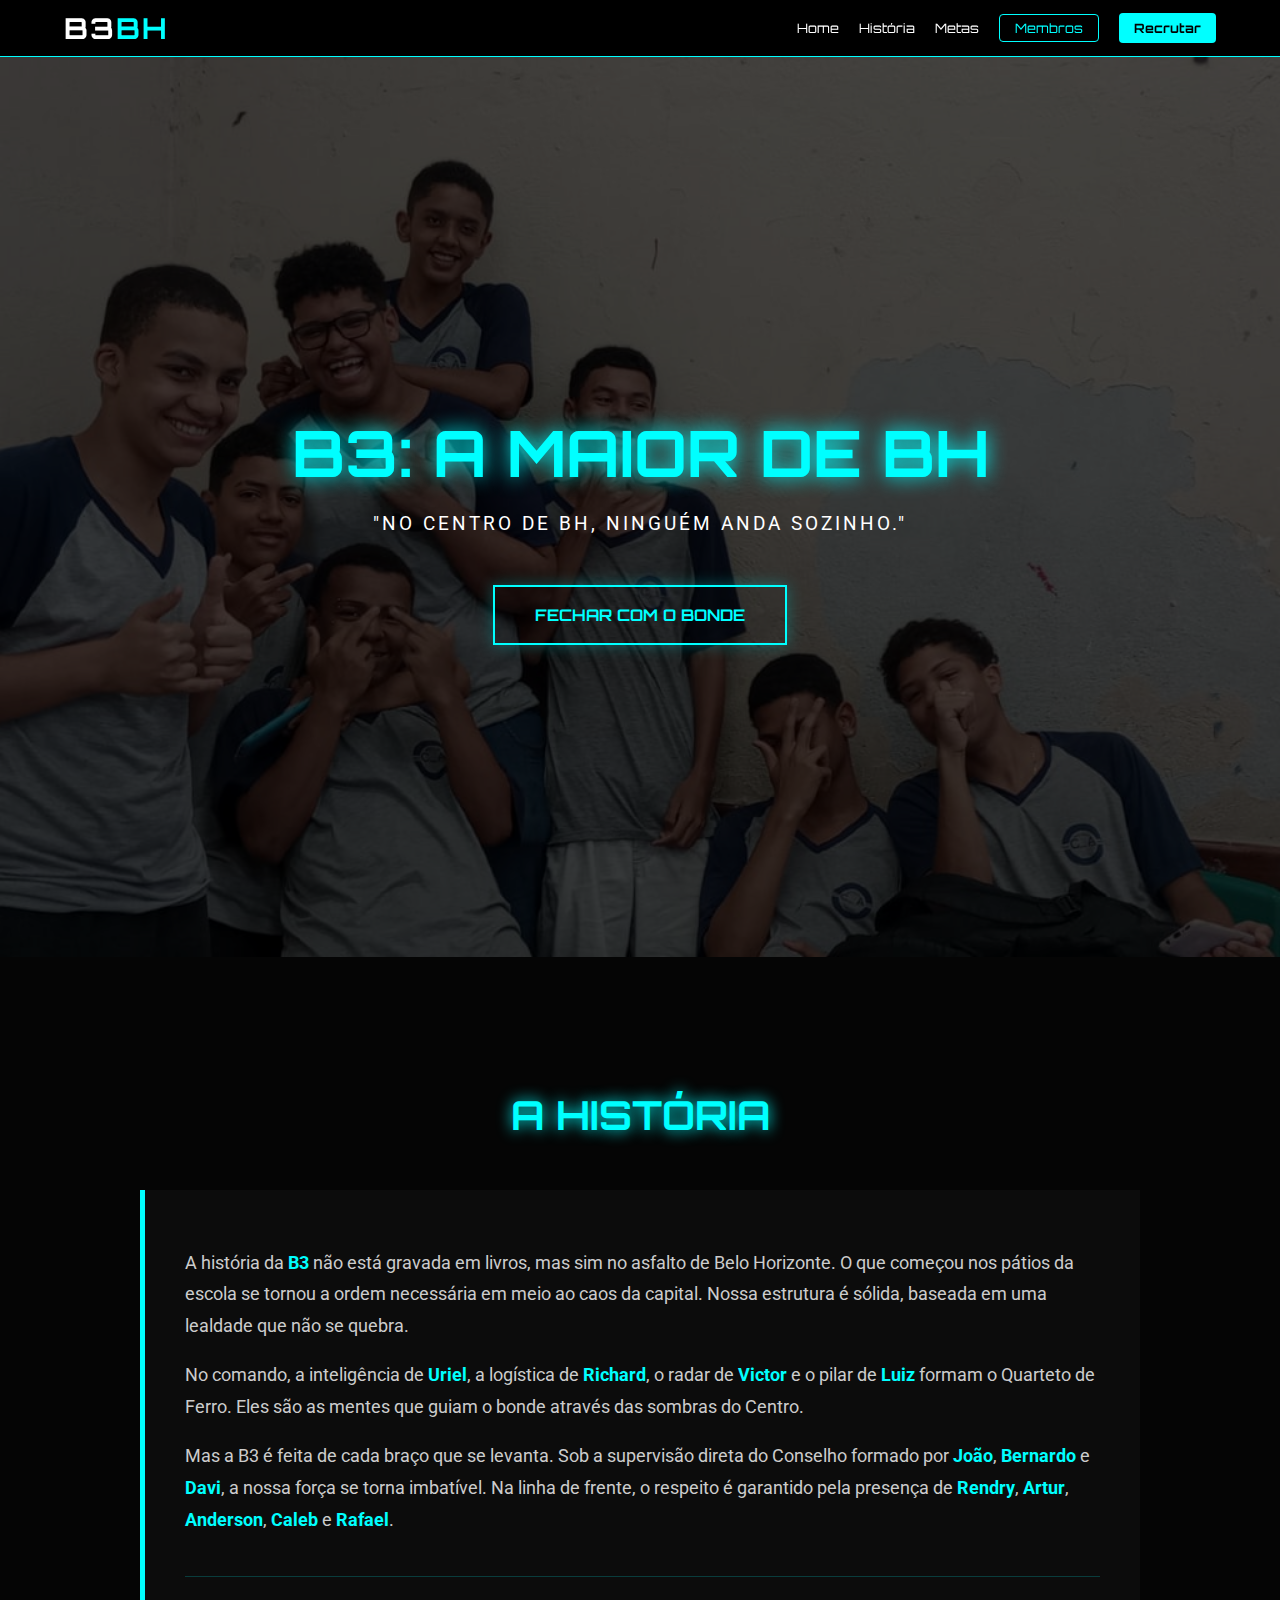
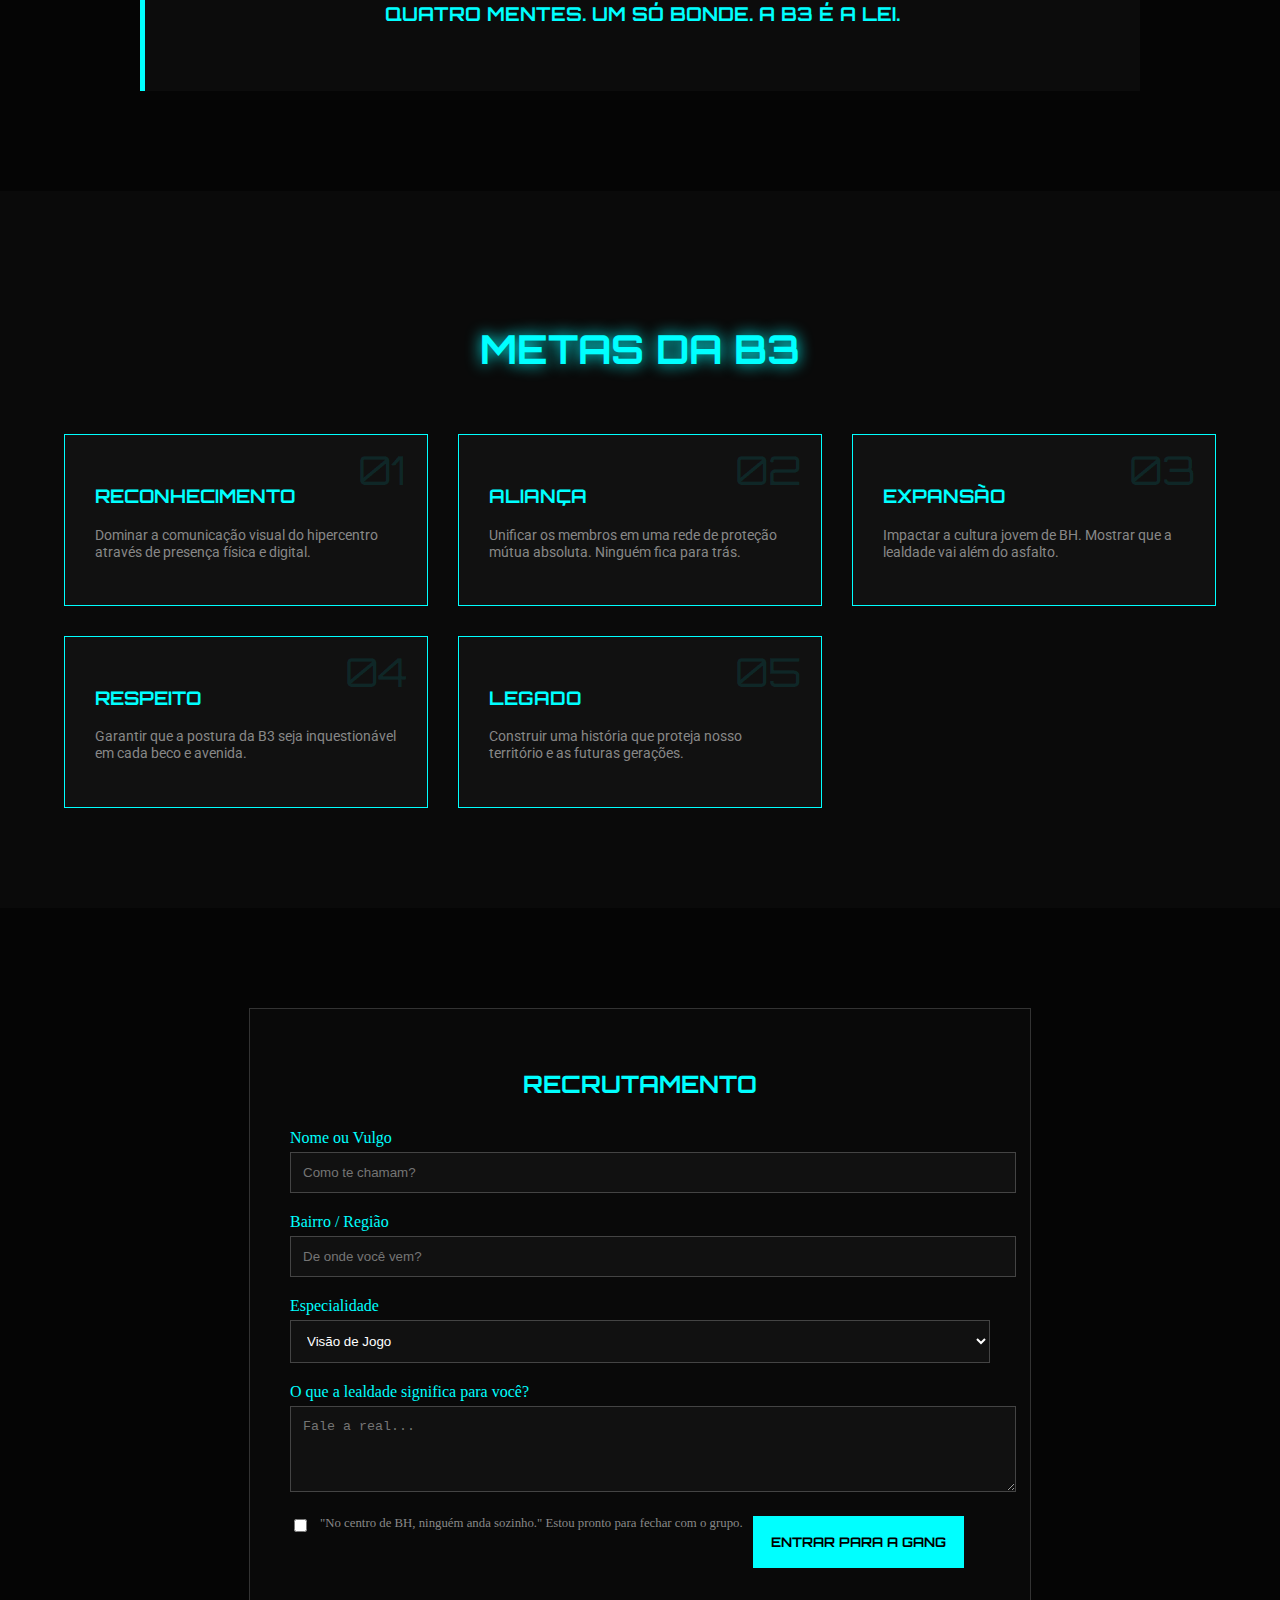
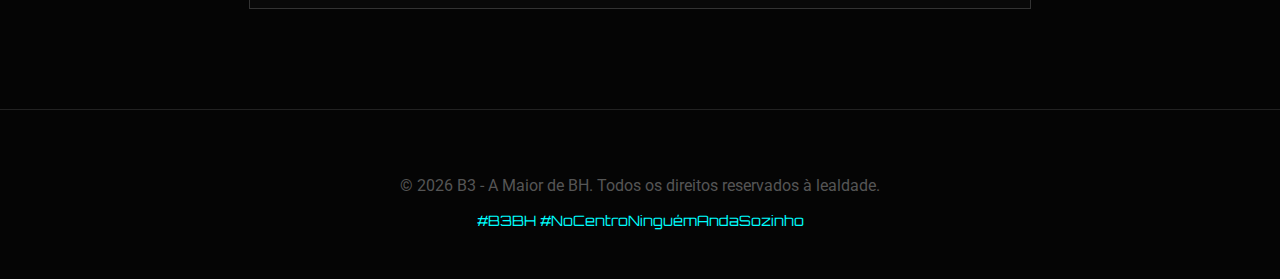
<file: index.html>
<!DOCTYPE html>
<html lang="pt-br">
<head>
    <meta charset="UTF-8">
    <meta name="viewport" content="width=device-width, initial-scale=1.0">
    <title>B3 - A Maior de BH</title>
    <link rel="stylesheet" href="style.css">
    <link href="https://fonts.googleapis.com/css2?family=Orbitron:wght@400;700&family=Roboto:wght@300;400&display=swap" rel="stylesheet">
</head>
<body style="background-color: #050505; margin: 0; padding: 0; color: white;">

    <header style="position: sticky; top: 0; z-index: 1000; background: rgba(0,0,0,0.95); border-bottom: 1px solid #00ffff; padding: 10px 0;">
        <nav class="container" style="display: flex; justify-content: space-between; align-items: center; padding: 0 5%; max-width: 1200px; margin: 0 auto;">
            <div class="logo" style="font-family: 'Orbitron'; font-size: 1.8rem; font-weight: bold; letter-spacing: 2px;">
                B3<span style="color: #00ffff;">BH</span>
            </div>
            <ul style="list-style: none; display: flex; gap: 20px; margin: 0; padding: 0; align-items: center;">
                <li><a href="#home" style="color: white; text-decoration: none; font-family: 'Orbitron'; font-size: 0.8rem;">Home</a></li>
                <li><a href="#historia" style="color: white; text-decoration: none; font-family: 'Orbitron'; font-size: 0.8rem;">História</a></li>
                <li><a href="#metas" style="color: white; text-decoration: none; font-family: 'Orbitron'; font-size: 0.8rem;">Metas</a></li>
                <li><a href="membros.html" style="color: #00ffff; text-decoration: none; font-family: 'Orbitron'; font-size: 0.8rem; border: 1px solid #00ffff; padding: 5px 15px; border-radius: 4px;">Membros</a></li>
                <li><a href="#recrutamento" style="background: #00ffff; color: black; text-decoration: none; font-family: 'Orbitron'; font-size: 0.8rem; padding: 7px 15px; font-weight: bold; border-radius: 4px;">Recrutar</a></li>
            </ul>
        </nav>
    </header>

    <section id="home" class="hero" style="height: 100vh; display: flex; align-items: center; justify-content: center; text-align: center; position: relative; background: url('b3gang.jpeg') no-repeat center center/cover;">
        <div class="overlay" style="position: absolute; top: 0; left: 0; width: 100%; height: 100%; background: rgba(0, 0, 0, 0.7); z-index: 1;"></div>
        <div class="hero-content" style="position: relative; z-index: 2; padding: 0 20px;">
            <h1 style="font-family: 'Orbitron', sans-serif; font-size: clamp(2rem, 8vw, 4rem); color: #00ffff; text-shadow: 0 0 20px #00ffff; margin-bottom: 10px;">B3: A MAIOR DE BH</h1>
            <p style="font-family: 'Roboto'; color: white; letter-spacing: 3px; font-size: 1.2rem; text-transform: uppercase;">"No centro de BH, ninguém anda sozinho."</p>
            <a href="#recrutamento" style="display: inline-block; margin-top: 30px; padding: 18px 40px; border: 2px solid #00ffff; color: #00ffff; text-decoration: none; font-family: 'Orbitron'; font-weight: bold; box-shadow: 0 0 15px rgba(0, 255, 255, 0.3); transition: 0.3s;">FECHAR COM O BONDE</a>
        </div>
    </section>

    <section id="historia" style="background-color: #050505; padding: 100px 5%; font-family: 'Roboto', sans-serif;">
        <div style="max-width: 1000px; margin: 0 auto;">
            <h2 style="font-family: 'Orbitron'; font-size: 2.5rem; color: #00ffff; text-align: center; margin-bottom: 50px; text-shadow: 0 0 15px #00ffff;">A HISTÓRIA</h2>
            <div style="background: rgba(255, 255, 255, 0.03); padding: 40px; border-left: 5px solid #00ffff; line-height: 1.8; color: #ccc; font-size: 1.1rem;">
                <p>A história da <strong style="color: #00ffff;">B3</strong> não está gravada em livros, mas sim no asfalto de Belo Horizonte. O que começou nos pátios da escola se tornou a ordem necessária em meio ao caos da capital. Nossa estrutura é sólida, baseada em uma lealdade que não se quebra.</p>
                <p>No comando, a inteligência de <strong style="color: #00ffff;">Uriel</strong>, a logística de <strong style="color: #00ffff;">Richard</strong>, o radar de <strong style="color: #00ffff;">Victor</strong> e o pilar de <strong style="color: #00ffff;">Luiz</strong> formam o Quarteto de Ferro. Eles são as mentes que guiam o bonde através das sombras do Centro.</p>
                <p>Mas a B3 é feita de cada braço que se levanta. Sob a supervisão direta do Conselho formado por <strong style="color: #00ffff;">João</strong>, <strong style="color: #00ffff;">Bernardo</strong> e <strong style="color: #00ffff;">Davi</strong>, a nossa força se torna imbatível. Na linha de frente, o respeito é garantido pela presença de <strong style="color: #00ffff;">Rendry</strong>, <strong style="color: #00ffff;">Artur</strong>, <strong style="color: #00ffff;">Anderson</strong>, <strong style="color: #00ffff;">Caleb</strong> e <strong style="color: #00ffff;">Rafael</strong>.</p>
                <p style="color: #00ffff; font-family: 'Orbitron'; text-align: center; margin-top: 40px; font-weight: bold; font-size: 1.2rem; border-top: 1px solid rgba(0,255,255,0.2); padding-top: 20px;">QUATRO MENTES. UM SÓ BONDE. A B3 É A LEI.</p>
            </div>
        </div>
    </section>

    <section id="metas" style="background-color: #0a0a0a; padding: 100px 5%; font-family: 'Orbitron', sans-serif;">
        <div style="max-width: 1200px; margin: 0 auto;">
            <h2 style="color: #00ffff; text-align: center; font-size: 2.5rem; margin-bottom: 60px; text-shadow: 0 0 15px #00ffff;">METAS DA B3</h2>
            <div style="display: grid; grid-template-columns: repeat(auto-fit, minmax(300px, 1fr)); gap: 30px;">
                <div style="border: 1px solid #00ffff; padding: 30px; background: #111; position: relative;">
                    <span style="position: absolute; right: 20px; top: 10px; font-size: 2.5rem; color: rgba(0, 255, 255, 0.1);">01</span>
                    <h3 style="color: #00ffff;">RECONHECIMENTO</h3>
                    <p style="color: #888; font-family: 'Roboto'; font-size: 0.9rem;">Dominar a comunicação visual do hipercentro através de presença física e digital.</p>
                </div>
                <div style="border: 1px solid #00ffff; padding: 30px; background: #111; position: relative;">
                    <span style="position: absolute; right: 20px; top: 10px; font-size: 2.5rem; color: rgba(0, 255, 255, 0.1);">02</span>
                    <h3 style="color: #00ffff;">ALIANÇA</h3>
                    <p style="color: #888; font-family: 'Roboto'; font-size: 0.9rem;">Unificar os membros em uma rede de proteção mútua absoluta. Ninguém fica para trás.</p>
                </div>
                <div style="border: 1px solid #00ffff; padding: 30px; background: #111; position: relative;">
                    <span style="position: absolute; right: 20px; top: 10px; font-size: 2.5rem; color: rgba(0, 255, 255, 0.1);">03</span>
                    <h3 style="color: #00ffff;">EXPANSÃO</h3>
                    <p style="color: #888; font-family: 'Roboto'; font-size: 0.9rem;">Impactar a cultura jovem de BH. Mostrar que a lealdade vai além do asfalto.</p>
                </div>
                <div style="border: 1px solid #00ffff; padding: 30px; background: #111; position: relative;">
                    <span style="position: absolute; right: 20px; top: 10px; font-size: 2.5rem; color: rgba(0, 255, 255, 0.1);">04</span>
                    <h3 style="color: #00ffff;">RESPEITO</h3>
                    <p style="color: #888; font-family: 'Roboto'; font-size: 0.9rem;">Garantir que a postura da B3 seja inquestionável em cada beco e avenida.</p>
                </div>
                <div style="border: 1px solid #00ffff; padding: 30px; background: #111; position: relative;">
                    <span style="position: absolute; right: 20px; top: 10px; font-size: 2.5rem; color: rgba(0, 255, 255, 0.1);">05</span>
                    <h3 style="color: #00ffff;">LEGADO</h3>
                    <p style="color: #888; font-family: 'Roboto'; font-size: 0.9rem;">Construir uma história que proteja nosso território e as futuras gerações.</p>
                </div>
            </div>
        </div>
    </section>

    <section id="recrutamento" style="padding: 100px 5%; background: #050505; color: white;">
        <div style="max-width: 700px; margin: 0 auto; border: 1px solid #333; padding: 40px; background: rgba(255,255,255,0.02);">
            <h2 style="font-family: 'Orbitron'; color: #00ffff; text-align: center; margin-bottom: 30px;">RECRUTAMENTO</h2>
            <form style="display: flex; flex-direction: column; gap: 20px;">
                <div>
                    <label style="display: block; margin-bottom: 5px; color: #00ffff;">Nome ou Vulgo</label>
                    <input type="text" placeholder="Como te chamam?" style="width: 100%; padding: 12px; background: #111; border: 1px solid #444; color: white;" required>
                </div>
                <div>
                    <label style="display: block; margin-bottom: 5px; color: #00ffff;">Bairro / Região</label>
                    <input type="text" placeholder="De onde você vem?" style="width: 100%; padding: 12px; background: #111; border: 1px solid #444; color: white;" required>
                </div>
                <div>
                    <label style="display: block; margin-bottom: 5px; color: #00ffff;">Especialidade</label>
                    <select style="width: 100%; padding: 12px; background: #111; border: 1px solid #444; color: white;">
                        <option>Visão de Jogo</option>
                        <option>Piloto</option>
                        <option>Comunicação</option>
                        <option>Linha de Frente</option>
                    </select>
                </div>
                <div>
                    <label style="display: block; margin-bottom: 5px; color: #00ffff;">O que a lealdade significa para você?</label>
                    <textarea rows="4" placeholder="Fale a real..." style="width: 100%; padding: 12px; background: #111; border: 1px solid #444; color: white;"></textarea>
                </div>
                <div style="display: flex; gap: 10px; align-items: flex-start;">
                    <input type="checkbox" id="check" required>
                    <label for="check" style="font-size: 0.8rem; color: #888;">"No centro de BH, ninguém anda sozinho." Estou pronto para fechar com o grupo.</label>
             <form action="sucesso.html" style="display: flex; flex-direction: column; gap: 20px;">
    <button type="submit" style="background: #00ffff; color: black; padding: 18px; border: none; font-family: 'Orbitron'; font-weight: bold; cursor: pointer; text-transform: uppercase;">ENTRAR PARA A GANG</button>
</form>
        </div>
    </section>

    <footer style="padding: 50px; text-align: center; border-top: 1px solid #222; color: #555; font-family: 'Roboto';">
        <p>&copy; 2026 B3 - A Maior de BH. Todos os direitos reservados à lealdade.</p>
        <div style="color: #00ffff; font-family: 'Orbitron'; font-size: 0.9rem; margin-top: 10px;">#B3BH #NoCentroNinguémAndaSozinho</div>
    </footer>

</body>
</html>
</file>
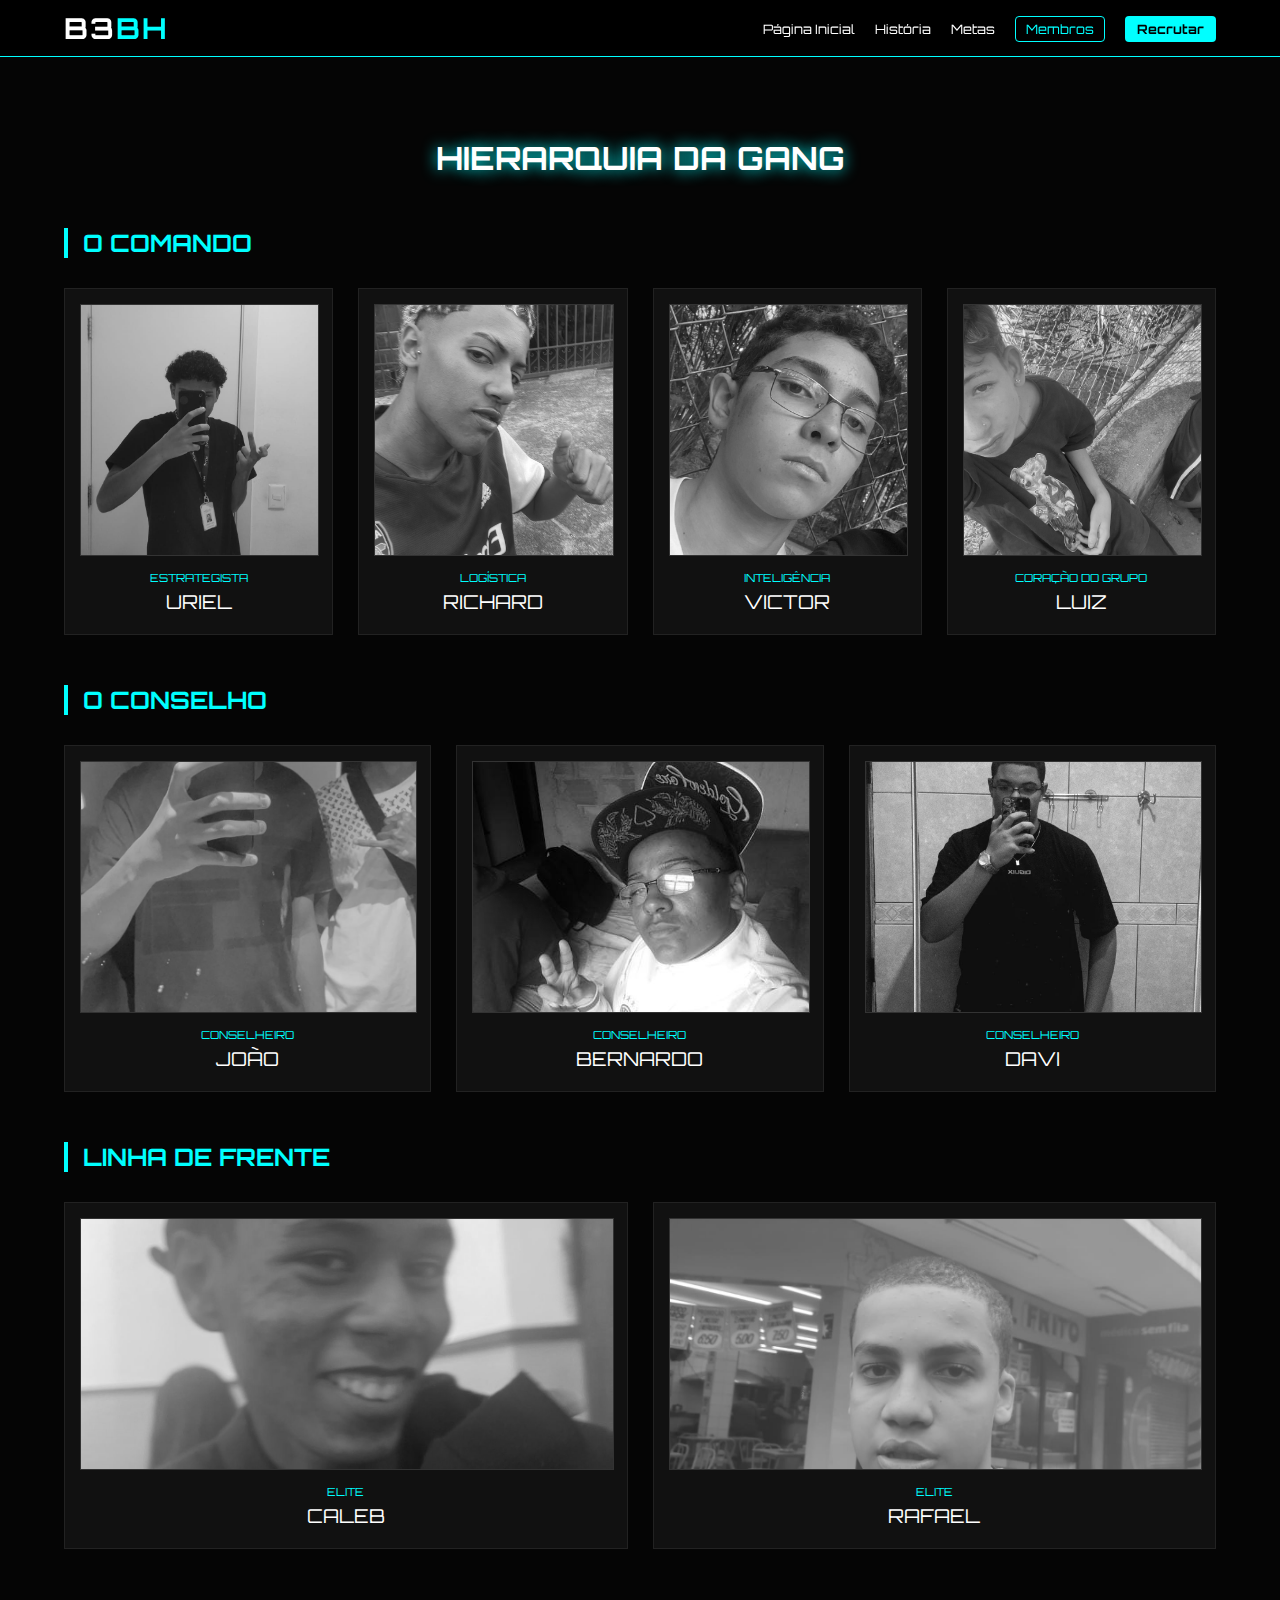
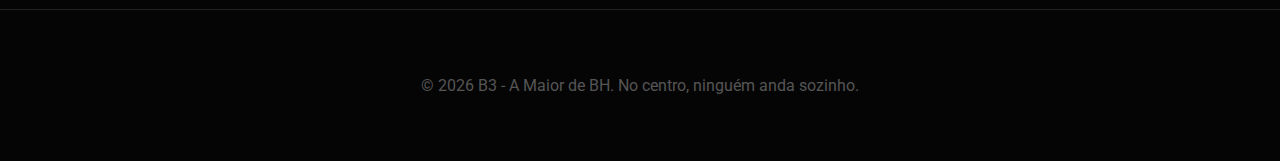
<file: membros.html>
<!DOCTYPE html>
<html lang="pt-br">
<head>
    <meta charset="UTF-8">
    <meta name="viewport" content="width=device-width, initial-scale=1.0">
    <title>B3 - Membros do Bonde</title>
    <link href="https://fonts.googleapis.com/css2?family=Orbitron:wght@400;700&family=Roboto:wght@300;400&display=swap" rel="stylesheet">
    <style>
        /* --- RESET E BASE --- */
        html { scroll-behavior: smooth; }
        body { 
            background-color: #050505; 
            margin: 0; 
            padding: 0; 
            color: white; 
            font-family: 'Roboto', sans-serif; 
            overflow-x: hidden; /* Evita bug de rolagem lateral no celular */
        }

        /* --- HEADER RESPONSIVO --- */
        header {
            position: sticky;
            top: 0;
            z-index: 1000;
            background: rgba(0,0,0,0.95);
            border-bottom: 1px solid #00ffff;
            padding: 10px 0;
        }
        nav {
            display: flex;
            justify-content: space-between;
            align-items: center;
            padding: 0 5%;
            max-width: 1200px;
            margin: 0 auto;
        }
        .logo { font-family: 'Orbitron'; font-size: 1.8rem; font-weight: bold; letter-spacing: 2px; }
        .nav-links { list-style: none; display: flex; gap: 20px; margin: 0; padding: 0; align-items: center; }
        .nav-links a { color: white; text-decoration: none; font-family: 'Orbitron'; font-size: 0.8rem; transition: 0.3s; }
        .nav-links a:hover { color: #00ffff; }

        /* --- GRID DE MEMBROS --- */
        .container { padding: 60px 5%; max-width: 1200px; margin: 0 auto; }
        .categoria-titulo { 
            font-family: 'Orbitron'; 
            color: #00ffff; 
            border-left: 4px solid #00ffff; 
            padding-left: 15px; 
            margin: 50px 0 30px 0; 
            text-transform: uppercase;
        }

        .membros-grid {
            display: grid;
            grid-template-columns: repeat(auto-fit, minmax(220px, 1fr));
            gap: 25px;
        }

        .membro-card {
            background: #111;
            border: 1px solid #222;
            padding: 15px;
            text-align: center;
            transition: 0.4s;
        }
        .membro-card:hover {
            border-color: #00ffff;
            box-shadow: 0 0 20px rgba(0, 255, 255, 0.2);
            transform: translateY(-10px);
        }

        .foto-container {
            width: 100%;
            height: 250px;
            background: #000;
            margin-bottom: 15px;
            overflow: hidden;
            border: 1px solid #333;
        }
        .foto-container img {
            width: 100%;
            height: 100%;
            object-fit: cover;
            filter: grayscale(100%);
            transition: 0.5s;
        }
        .membro-card:hover img { filter: grayscale(0%); scale: 1.1; }

        .cargo { color: #00ffff; font-family: 'Orbitron'; font-size: 0.7rem; text-transform: uppercase; display: block; }
        .nome { font-family: 'Orbitron'; font-size: 1.2rem; margin: 5px 0; }

        /* --- MEDIA QUERIES (CONSERTO DO CELULAR) --- */
        @media (max-width: 768px) {
            nav { flex-direction: column; gap: 15px; }
            .nav-links { gap: 10px; flex-wrap: wrap; justify-content: center; }
            .nav-links a { font-size: 0.65rem; }
            .categoria-titulo { font-size: 1.2rem; }
            .membros-grid { grid-template-columns: 1fr; /* Uma foto por linha no celular */ }
            .foto-container { height: 350px; /* Foto maior no celular */ }
        }
    </style>
</head>
<body>

    <header>
        <nav>
            <div class="logo">B3<span style="color: #00ffff;">BH</span></div>
            <ul class="nav-links">
                <li><a href="index.html#home">Página Inicial</a></li>
                <li><a href="index.html#historia">História</a></li>
                <li><a href="index.html#metas">Metas</a></li>
                <li><a href="membros.html" style="color: #00ffff; border: 1px solid #00ffff; padding: 4px 10px; border-radius: 4px;">Membros</a></li>
                <li><a href="index.html#recrutamento" style="background: #00ffff; color: black; padding: 5px 12px; font-weight: bold; border-radius: 4px;">Recrutar</a></li>
            </ul>
        </nav>
    </header>

    <div class="container">
        <h1 style="font-family: 'Orbitron'; text-align: center; color: white; text-shadow: 0 0 15px #00ffff;">HIERARQUIA DA GANG</h1>

        <h2 class="categoria-titulo">O Comando</h2>
        <div class="membros-grid">
            <div class="membro-card">
                <div class="foto-container"><img src="uriel.jpeg" alt="Uriel"></div>
                <span class="cargo">Estrategista</span>
                <div class="nome">URIEL</div>
            </div>
            <div class="membro-card">
                <div class="foto-container"><img src="richard.jpeg" alt="Richard"></div>
                <span class="cargo">Logística</span>
                <div class="nome">RICHARD</div>
            </div>
            <div class="membro-card">
                <div class="foto-container"><img src="vitor.jpeg" alt="Victor"></div>
                <span class="cargo">Inteligência</span>
                <div class="nome">VICTOR</div>
            </div>
            <div class="membro-card">
                <div class="foto-container"><img src="luiz.jpeg" alt="Luiz"></div>
                <span class="cargo">Coração do Grupo</span>
                <div class="nome">LUIZ</div>
            </div>
        </div>

        <h2 class="categoria-titulo">O Conselho</h2>
        <div class="membros-grid">
            <div class="membro-card">
                <div class="foto-container"><img src="joaaao.jpeg" alt="João"></div>
                <span class="cargo">Conselheiro</span>
                <div class="nome">JOÃO</div>
            </div>
            <div class="membro-card">
                <div class="foto-container"><img src="bernardo.jpeg" alt="Bernardo"></div>
                <span class="cargo">Conselheiro</span>
                <div class="nome">BERNARDO</div>
            </div>
            <div class="membro-card">
                <div class="foto-container"><img src="tubarao.jpeg" alt="Davi"></div>
                <span class="cargo">Conselheiro</span>
                <div class="nome">DAVI</div>
            </div>
        </div>

        <h2 class="categoria-titulo">Linha de Frente</h2>
        <div class="membros-grid">
            <div class="membro-card">
                <div class="foto-container"><img src="celebra.jpeg" alt="Caleb"></div>
                <span class="cargo">Elite</span>
                <div class="nome">CALEB</div>
            </div>
            <div class="membro-card">
                <div class="foto-container"><img src="rafa.jpeg" alt="Rafael"></div>
                <span class="cargo">Elite</span>
                <div class="nome">RAFAEL</div>
            </div>
        </div>
    </div>

    <footer style="padding: 50px; text-align: center; border-top: 1px solid #222; color: #555; font-family: 'Roboto';">
        <p>&copy; 2026 B3 - A Maior de BH. No centro, ninguém anda sozinho.</p>
    </footer>

</body>
</html>
</file>
<file: style.css>

</file>
